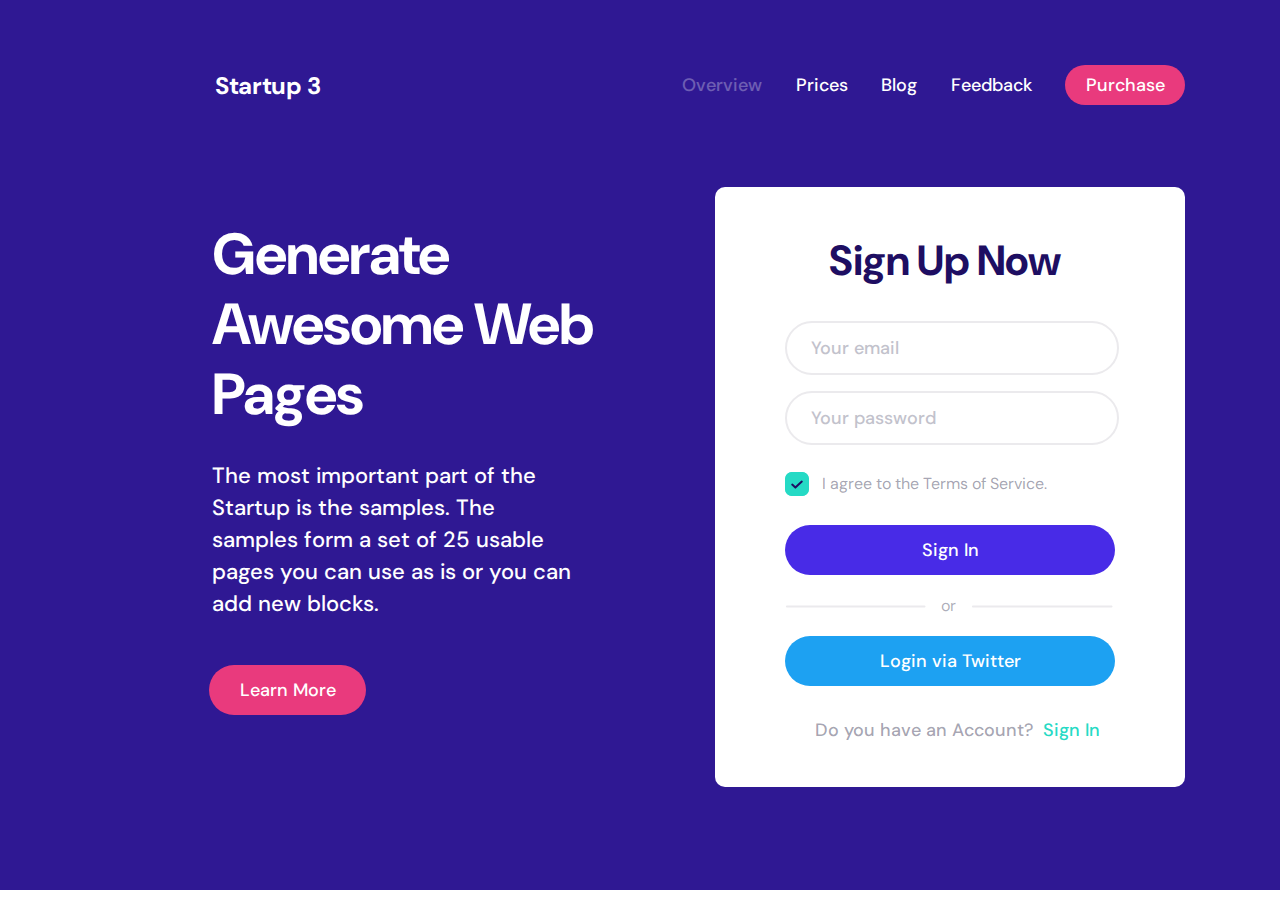
<file: index.html>
<!DOCTYPE html>
<html>
<head>
  	<meta charset="utf-8">
  	<meta name="viewport" content="initial-scale=1, width=device-width">
  	
  	<link rel="stylesheet"  href="./css/style.css" />
  	<link rel="stylesheet" href="https://fonts.googleapis.com/css2?family=DM Sans:wght@400;500;700&display=swap" />
  	
  	
  	
</head>
    <body>
        <div class="header-14">


            <!-- MENU -->
            <div class="header-menu">
                <div class="white">
                    <div class="placeholder">
                        <b class="startup-3">Startup 3</b>
                    </div>
                </div>
                <div class="menu">
                    <div class="menu-links buttons">Overview</div>
                    <div class="menu-links buttons">Prices</div>
                    <div class="menu-links buttons">Blog</div>
                    <div class="menu-links buttons">Feedback</div>
                    <button class="purchase-button buttons">Purchase</button>
                    
                </div>
            </div>
            

            <!-- TEXT -->
            <div class="text">
                <div class="text-inside">
                    <h2 class="h2_headers">Generate Awesome Web Pages</h2>
                    <h5 class="h5_headers">The most important part of the Startup is the samples. The samples form a set of 25 usable pages you can use as is or you can add new blocks.</h5>
                    <button class="text-button buttons">Learn More</button>
                </div>
            </div>
            

            <!-- SIGN UP FORM -->
            <div class="sign-up-form">
                <div class="form-container">
                    <h3 class="form-header h3_headers">Sign Up Now</h3>
                
                    <div class="middle-dark-outline middle-dark-outline1">
                        <input class="form-input buttons" placeholder="Your email" />
                    </div>
                    
                    <div class="middle-dark-outline middle-dark-outline2">
                        <input class="form-input buttons" placeholder="Your password" />
                    </div>

                    <div class="checkbox-checked">
                        <img class="check-icon" alt="" src="./image/On.svg">
                        <p class="checked">I agree to the Terms of Service.</p>
                    </div>

                    <div class="middle-fill middle-fill1">
                        <button class="sign-up1 buttons">Sign In</button>
                    </div>
                    
                    <div class="middle-fill middle-fill2">
                        <button class="sign-up buttons">Login via Twitter</button>
                    </div>

                    <div class="divider-or">
                        <img class="divider-icon" alt="" src="./image/Divider.svg">
                        <p>or</p>
                        <img class="divider-icon" alt="" src="./image/Divider.svg">
                    </div>

                    <div class="sign-in-container">
                        <article>Do you have an Account?</article>
                        <article>Sign In</article>
                    </div>
                </div>
            </div>


        </div>
    </body>
</html>
</file>
<file: css/style.css>
*{
    margin: 0;
    padding: 0;
}
body {
    margin: 0;
    line-height: normal;
    background-color: white;
}
:root{
    --colors-white: #FFF;
    --colors-grey: #EBEAED;
    --colors-text: #C2C2CC;
    --colors-text-secondary: rgba(21, 20, 57, 0.40);
    --action-secondary: #482BE7;
    --socials-twitter: #1DA1F2;
    --action-primary: #25DAC5;
}







.header-14 {
    position: relative;
    background-color: #2f1893;
    width: 1400px;
    height: 890px;
    overflow: hidden;
    text-align: left;
    font-size: 18px;
    color: #fff;
    font-family: 'DM Sans';
    margin: auto;
}





/* ----MENU---- */
.header-menu {
    display: flex;
    justify-content: space-between;
    align-items: center;
    position: absolute;
    width: 972px;
    height: 40px;
    flex-shrink: 0;
    top: 65px;
    left: 213px;
    right: 215px;
}

.white {
    display: flex;
    width: 111px;
    height: 19px;
    justify-content: center;
    align-items: center;
    flex-shrink: 0;
}
.placeholder{
    display: flex;
    width: 111px;
    height: 19px;
    padding: 0px 3px 0px 2px;
    justify-content: center;
    align-items: center;
    flex-shrink: 0;
}
.startup-3 {
    color: var(--colors-white, #FFF);
    text-align: center;
    font-family: DM Sans;
    font-size: 24px;
    font-style: normal;
    font-weight: 700;
    line-height: normal;
    letter-spacing: -0.293px;
}


.menu {
    display: flex;
    justify-content: space-between;
    align-items: center;
    width: 503px;
    height: 40px;
    flex-shrink: 0;
}

.menu-links{
    color: var(--colors-white, #FFF);
}
.menu-links:first-child{
    opacity: 0.3;
}

.purchase-button {
    width: 120px;
    height: 40px;
    flex-shrink: 0;
    border: none;
    border-radius: 100px;
    color: white;
    background-color: #e93a7d;
}





/* ----TEXT SECTION---- */
.text{
    position: absolute;
    top: 219px;
    left: 209px;
    width: 427px;
    height: 496px;
    flex-shrink: 0;
}

.text-inside{
    position: relative;
    height: 100%;
    width: 100%;
}

.text-inside > h2{
    width: 424px;
    height: 217px;
    padding-left: 3px;
    margin-bottom: 24px;
}

.text-inside > h5{
    margin-left: 3px;
    margin-bottom: 45px;
    width: 363px;
}

.text-button {
    width: 157px;
    height: 50px;
    flex-shrink: 0;
    border: none;
    color: white;
    border-radius: 100px;
    background-color: #E93A7D;
}







/* SIGN IN FORM */
.sign-up-form {
    position: absolute;
    top: 187px;
    left: 715px;
    bottom: 103px;
    right: 215px;
    width: 470px;
    height: 600px;
    flex-shrink: 0;
    border-radius: 10px;
    background: var(--colors-white, #FFF);
}

.form-container{
    position: relative;
    height: 100%;
    width: 100%;
}


.form-header{
    position: absolute;
    top: 48px;
    left: 114px;
    text-align: center;
    color: #1E0E62;
    margin: 0;
}
.middle-dark-outline{
    position: absolute;
    left: 70px;
    width: 330px;
    height: 50px;
    flex-shrink: 0;
}
.middle-dark-outline1{
    top: 134px;
}
.middle-dark-outline2{
    top: 204px;
}
.form-input{
    width: 330px;
    height: 50px;
    flex-shrink: 0;
    border-radius: 100px;
    border: 2px solid var(--colors-grey, #EBEAED);
}
.form-input::placeholder{
    color: var(--colors-text, rgba(194, 194, 204, 1));
    font-family: DM Sans;
    font-size: 18px;
    font-style: normal;
    font-weight: 500;
    line-height: 26px;
    padding-left: 24px;
}


.checkbox-checked{
    position: absolute;
    top: 284px;
    left: 70px;  
    display: flex;
    align-items: center;
    gap: 13px;
}


.check-icon{
    width: 24px;
    height: 24px;
    flex-shrink: 0;
    background-color: #25DAC5;
    color: #1E0E62;
    border-radius: 7px;
}

.checked{
    color: var(--colors-text-secondary, rgba(21, 20, 57, 0.40))
}

.middle-fill{
    position: absolute;
    left: 70px;
    display: flex;
    align-items: center;
    justify-content: center;
    width: 330px;
    height: 50px;
    flex-shrink: 0;
}
.middle-fill1{
    top: 338px;
    border-radius: 100px;
    background: var(--action-secondary, #482BE7);
}
.middle-fill2{
    top: 449px;
    border-radius: 100px;
    background: var(--socials-twitter, #1DA1F2);
}

.middle-fill > button{
    color: var(--colors-white, #FFF);
    border: none;
    background-color: transparent;
}


.divider-or{
    position: absolute;
    top: 406.4px;
    left: 69.5px;
    width: 328.003px;
    height: 26px;
    display: flex;
    align-items: center;
    justify-content: space-between;
}
.divider-icon{
    width: 141.57px;
    height: 3px;
    stroke-width: 2px;
    stroke: var(--colors-grey, #EBEAED);
}
.divider-or > p{
    color: var(--colors-text-secondary, rgba(21, 20, 57, 0.40));
    text-align: center;
    opacity: .9;
}

.sign-in-container{
    position: absolute;
    top: 529px;
    left: 100px;
    display: flex;
    gap: 10px;
}
.sign-in-container > article:first-child{
    color: var(--colors-text-secondary, rgba(21, 20, 57, 0.40));
    text-align: center;
}
.sign-in-container > article:last-child{
    color: var(--action-primary, #25DAC5);
}





/* UTILITY CLASSES */


.buttons{
    font-family: DM Sans;
    font-size: 18px;
    font-style: normal;
    font-weight: 500;
    line-height: 26px;
}

.h2_headers{
    font-family: DM Sans;
    font-size: 58px;
    font-style: normal;
    font-weight: 700;
    line-height: 70px;
    letter-spacing: -1px;
}

.h3_headers{
    font-family: DM Sans;
    font-size: 42px;
    font-style: normal;
    font-weight: 700;
    line-height: 52px;
    letter-spacing: -0.4px;
}

.h5_headers{
    font-family: DM Sans;
    font-size: 22px;
    font-style: normal;
    font-weight: 500;
    line-height: 32px;
}


p{
    font-family: DM Sans;
    font-size: 16px;
    font-style: normal;
    font-weight: 400;
    line-height: 26px;
    padding: 0;
    margin: 0;
}


article{
    font-family: DM Sans;
    font-size: 18px;
    font-style: normal;
    font-weight: 500;
    line-height: 28px;
    display: inline-block;
}
</file>
